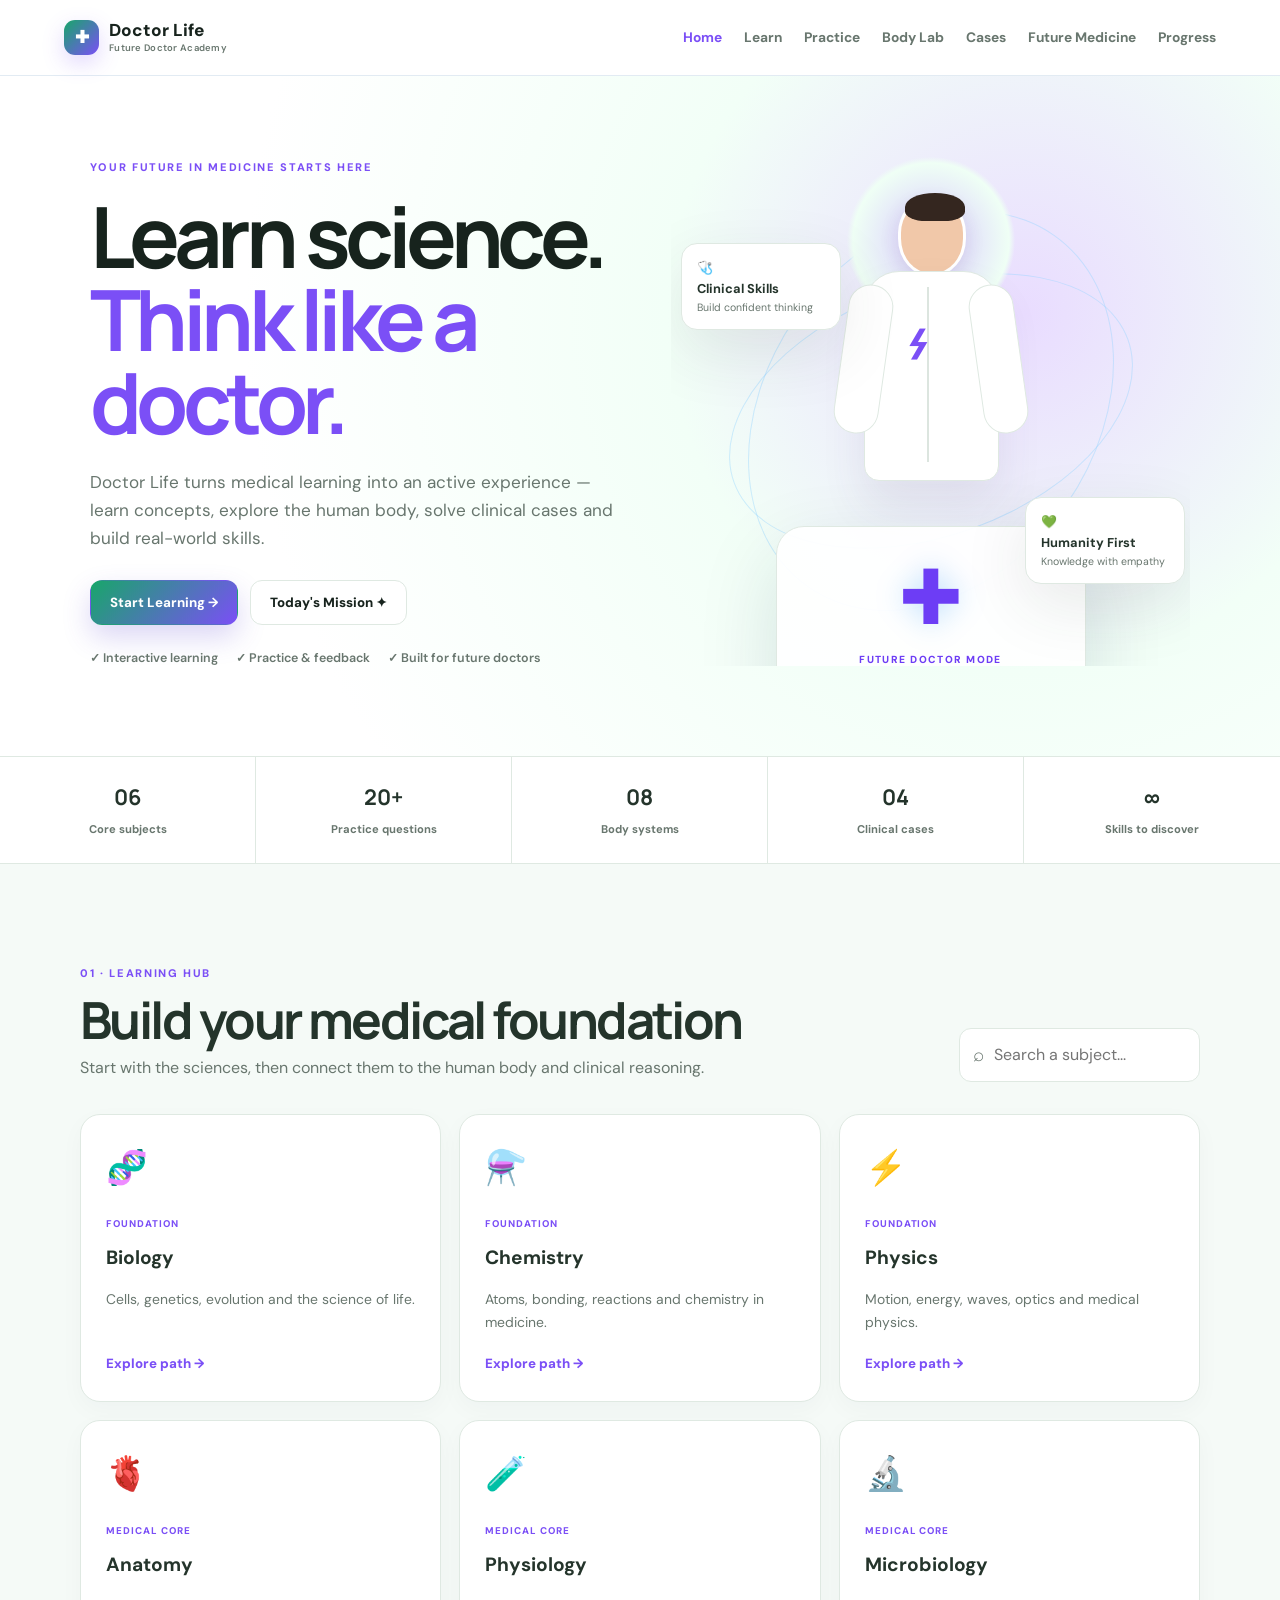
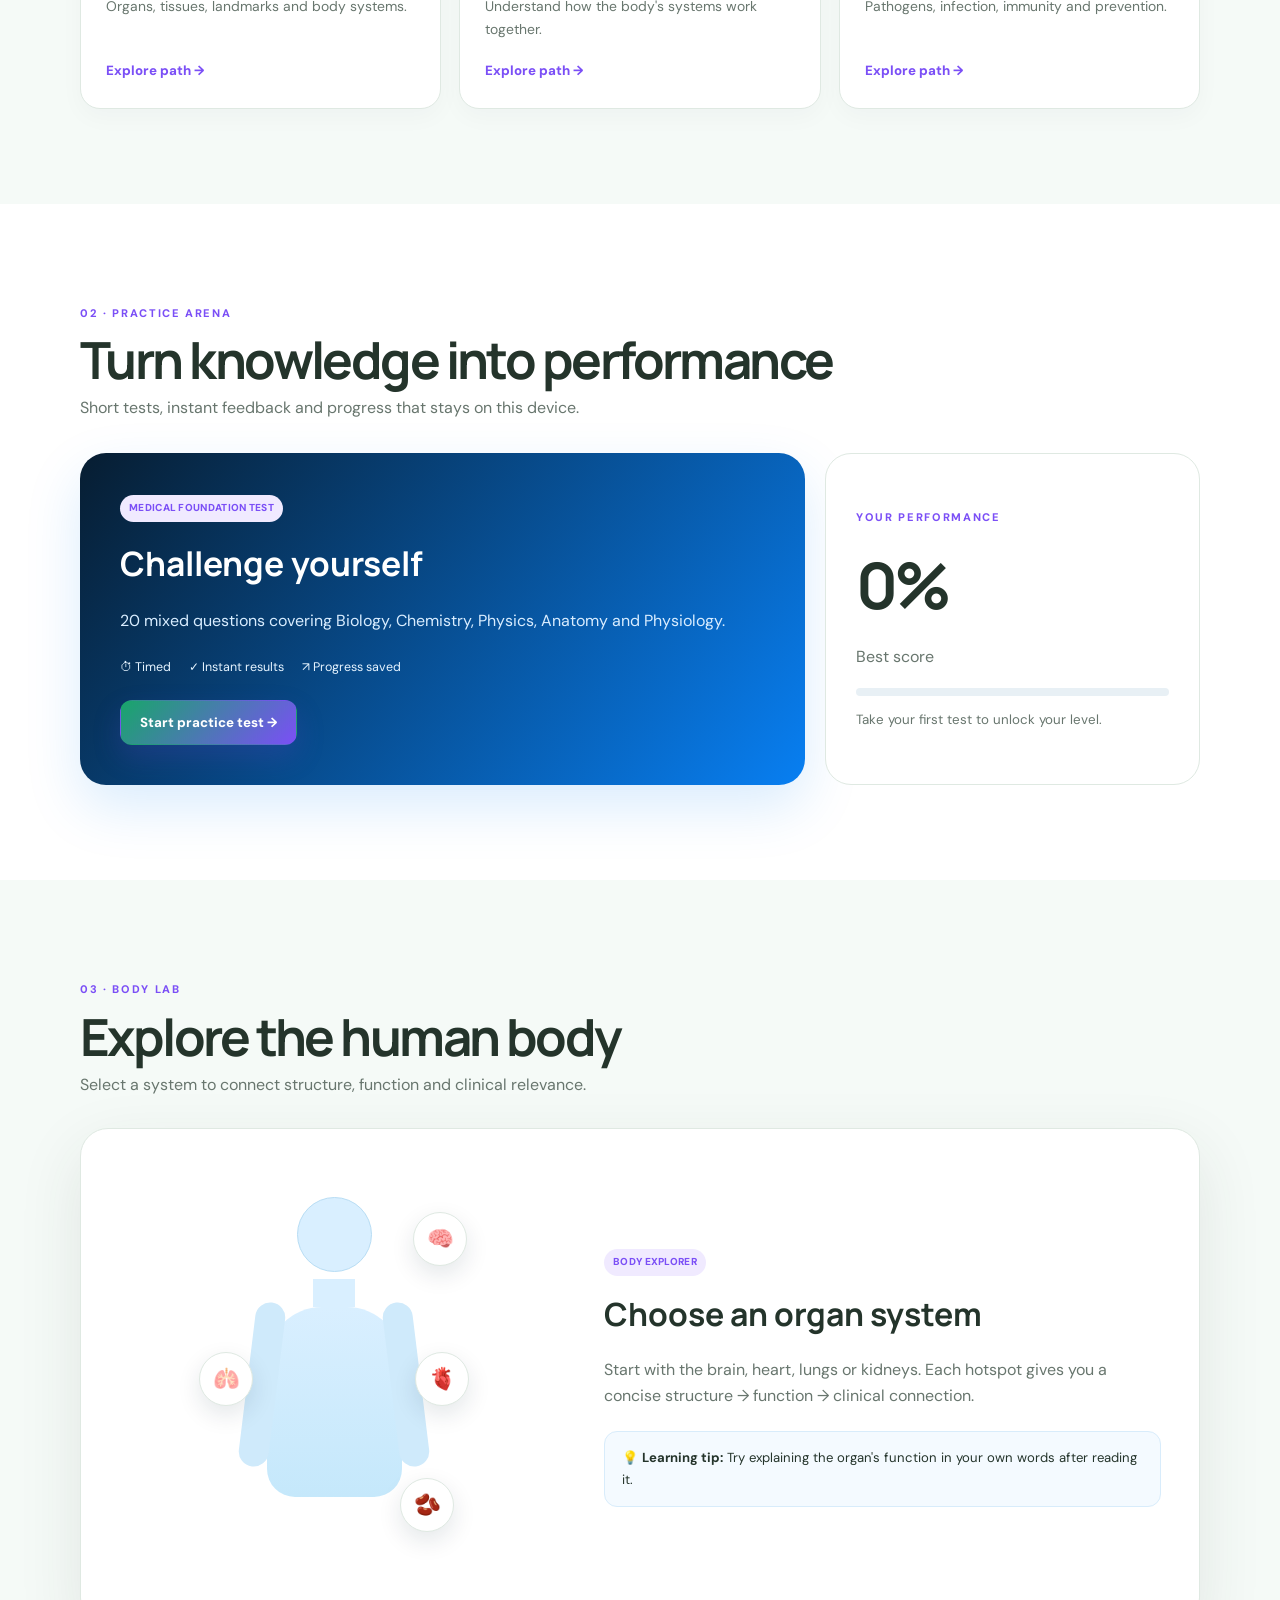
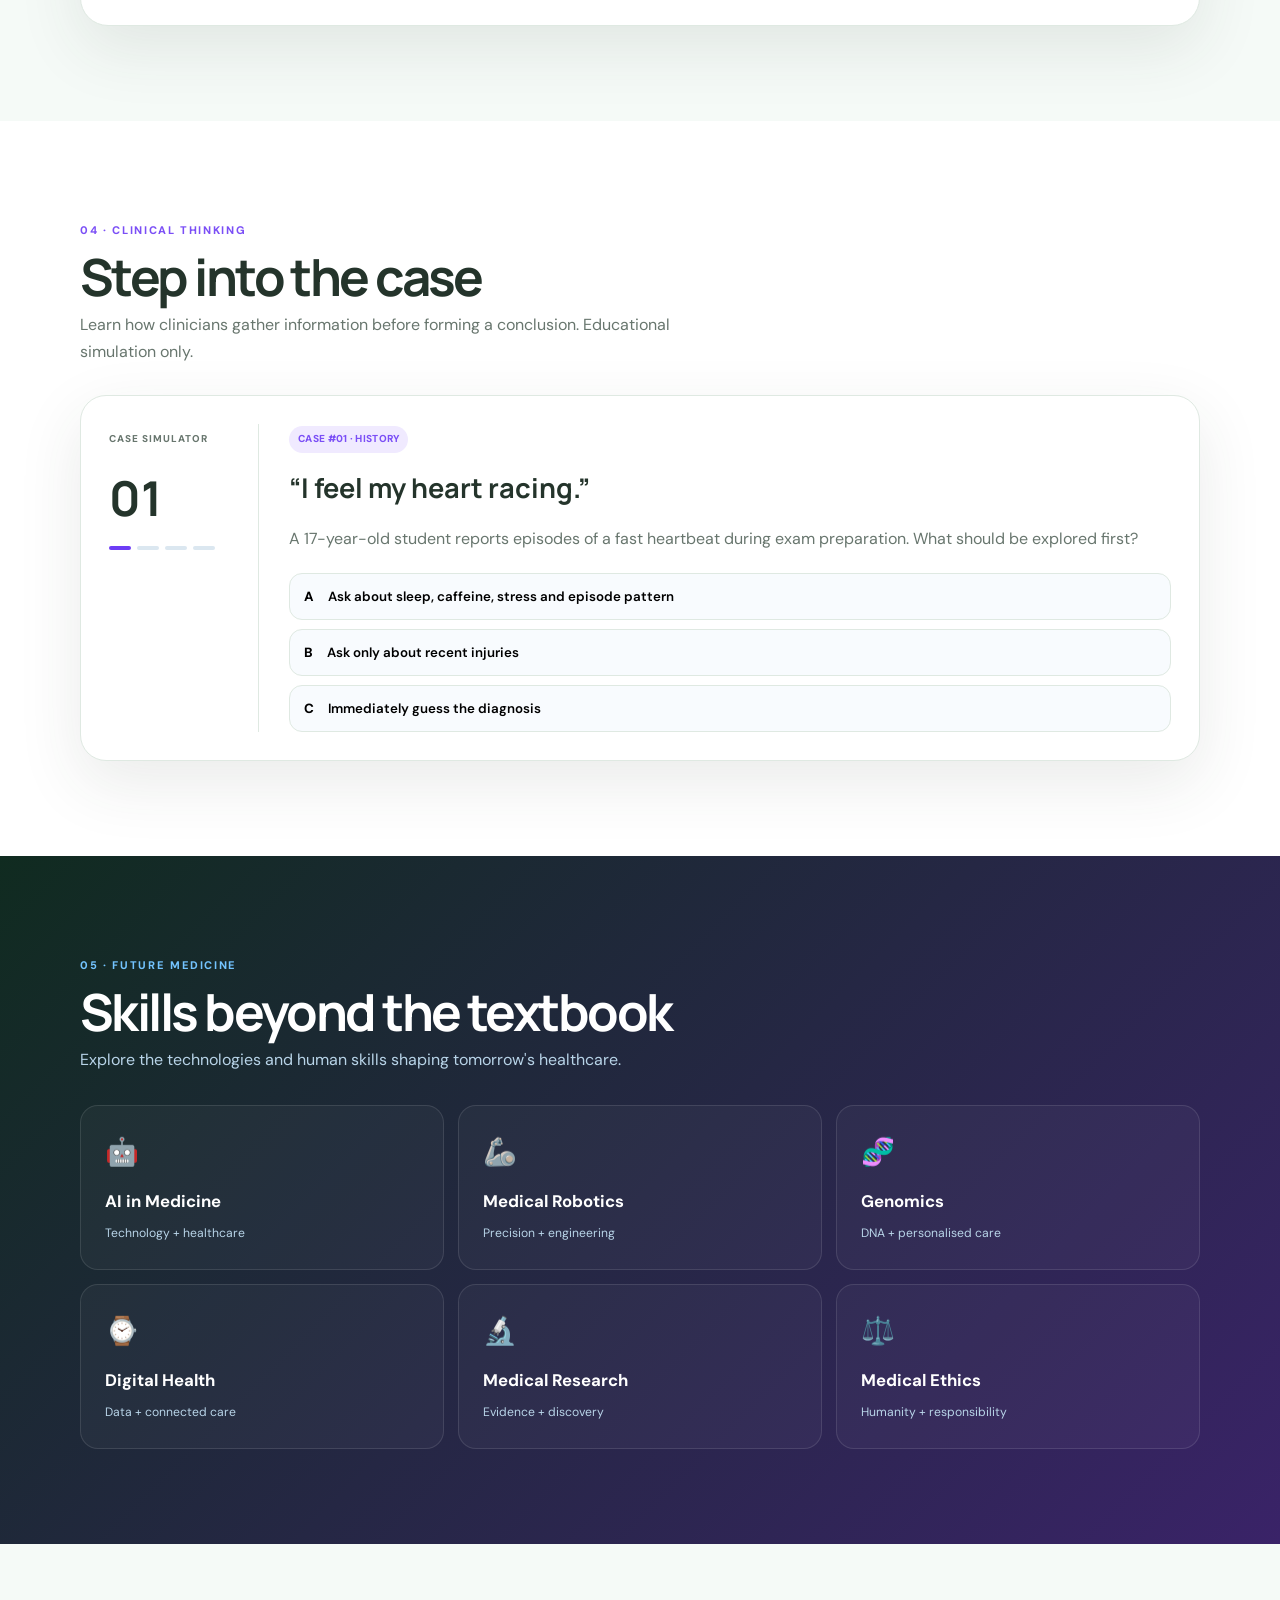
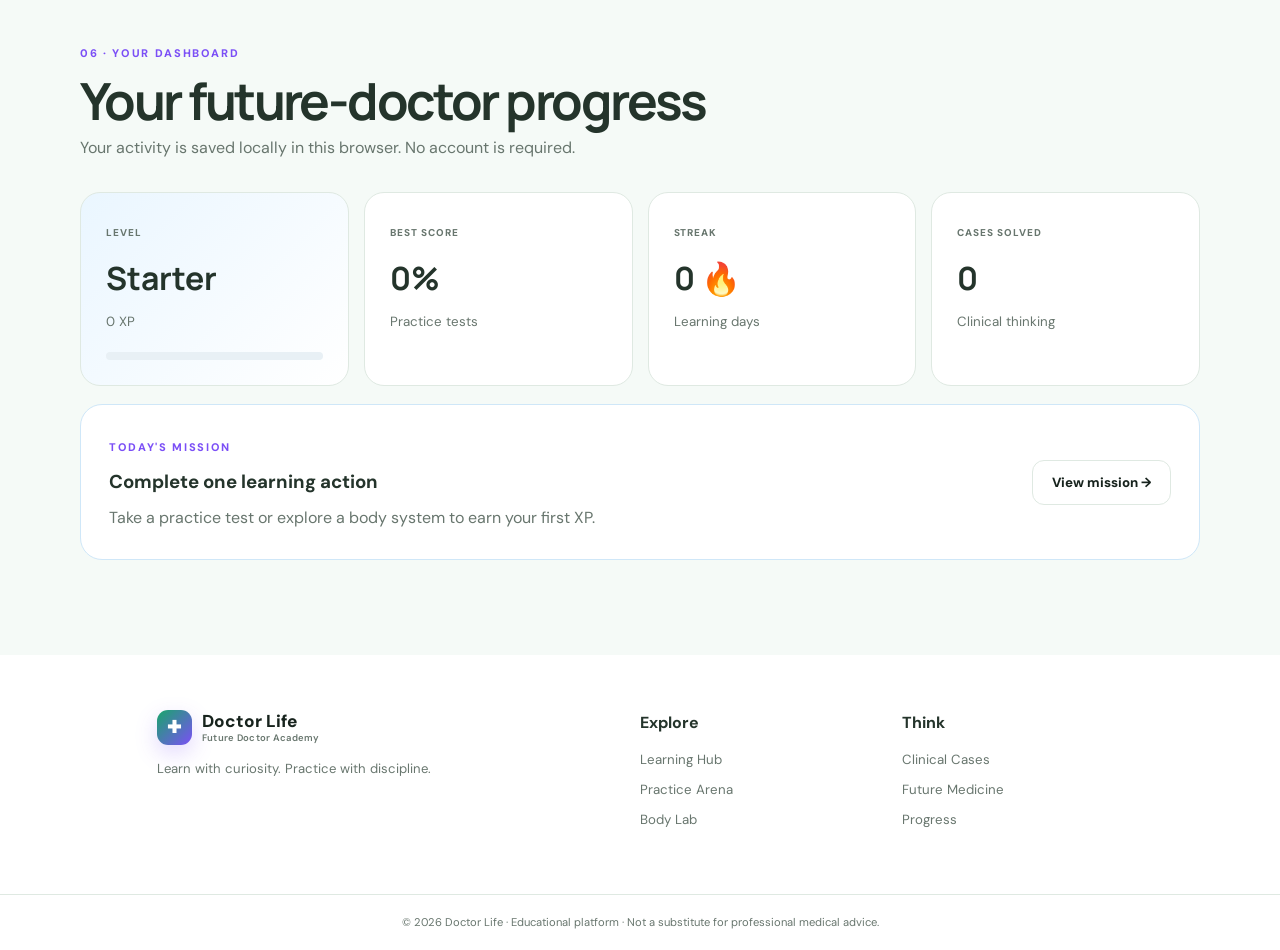
<file: index.html>
<!doctype html>
<html lang="en">
<head>
<meta charset="UTF-8">
<meta name="viewport" content="width=device-width,initial-scale=1">
<meta name="description" content="Doctor Life — an interactive future-doctor learning platform for science, anatomy, clinical thinking and medical skills.">
<meta name="theme-color" content="#087ff2">
<title>Doctor Life | Future Doctor Academy</title>
<link rel="preconnect" href="https://fonts.googleapis.com">
<link rel="preconnect" href="https://fonts.gstatic.com" crossorigin>
<link href="https://fonts.googleapis.com/css2?family=DM+Sans:wght@400;500;600;700&family=Manrope:wght@700;800&display=swap" rel="stylesheet">
<link rel="stylesheet" href="styles.css">
</head>
<body>
<div class="progress-line" id="scrollProgress"></div>
<header class="site-header">
  <a href="#home" class="brand"><span class="brand-mark">✚</span><span>Doctor Life<small>Future Doctor Academy</small></span></a>
  <nav id="mainNav"><a class="active" href="index.html">Home</a><a href="learn.html">Learn</a><a href="practice.html">Practice</a><a href="body.html">Body Lab</a><a href="cases.html">Cases</a><a href="future.html">Future Medicine</a><a href="progress.html">Progress</a></nav>
  <button class="menu-btn" onclick="toggleMenu()" aria-label="Open menu">☰</button>
</header>

<main>
<section id="home" class="hero">
  <div class="hero-copy">
    <span class="eyebrow">YOUR FUTURE IN MEDICINE STARTS HERE</span>
    <h1>Learn science.<br><span>Think like a doctor.</span></h1>
    <p>Doctor Life turns medical learning into an active experience — learn concepts, explore the human body, solve clinical cases and build real-world skills.</p>
    <div class="hero-actions"><button class="primary" onclick="location.hash='learn'">Start Learning <b>→</b></button><button class="secondary" onclick="dailyMission()">Today's Mission <b>✦</b></button></div>
    <div class="trust-row"><span>✓ Interactive learning</span><span>✓ Practice & feedback</span><span>✓ Built for future doctors</span></div>
  </div>
  <div class="hero-visual doctor-scene">
    <div class="medical-orbit orbit-a"></div><div class="medical-orbit orbit-b"></div>
    <div class="doctor-figure" aria-label="Animated doctor illustration">
      <div class="doctor-halo"></div><div class="doctor-head"></div><div class="doctor-body"><span class="stethoscope">⌁</span></div><div class="doctor-coat-left"></div><div class="doctor-coat-right"></div>
    </div>
    <div class="hero-card doctor-card">
      <div class="pulse">✚</div><span class="mini-label">FUTURE DOCTOR MODE</span><h3>Learn · Practice · Think</h3><p>Your medical journey, one skill at a time.</p>
      <div class="mini-stats"><div><strong id="heroXp">0</strong><small>XP earned</small></div><div><strong id="heroStreak">0</strong><small>day streak</small></div><div><strong id="heroBest">0%</strong><small>best score</small></div></div>
    </div>
    <div class="floating-card float-top">🩺 <b>Clinical Skills</b><small>Build confident thinking</small></div>
    <div class="floating-card float-bottom">💚 <b>Humanity First</b><small>Knowledge with empathy</small></div>
  </div>
</section>

<section class="quick-strip"><div class="quick-item"><strong>06</strong><span>Core subjects</span></div><div class="quick-item"><strong>20+</strong><span>Practice questions</span></div><div class="quick-item"><strong>08</strong><span>Body systems</span></div><div class="quick-item"><strong>04</strong><span>Clinical cases</span></div><div class="quick-item"><strong>∞</strong><span>Skills to discover</span></div></section>

<section id="learn" class="section light">
<div class="wrap"><div class="section-heading"><div><span class="eyebrow">01 · LEARNING HUB</span><h2>Build your medical foundation</h2><p>Start with the sciences, then connect them to the human body and clinical reasoning.</p></div><div class="search-box"><span>⌕</span><input id="subjectSearch" oninput="filterSubjects()" placeholder="Search a subject..." aria-label="Search subjects"></div></div>
<div id="subjectGrid" class="grid">
<article class="card subject-card" data-subject="Biology" onclick="openSubject('Biology')"><div class="icon">🧬</div><span class="card-tag">FOUNDATION</span><h3>Biology</h3><p>Cells, genetics, evolution and the science of life.</p><button class="link">Explore path →</button></article>
<article class="card subject-card" data-subject="Chemistry" onclick="openSubject('Chemistry')"><div class="icon">⚗️</div><span class="card-tag">FOUNDATION</span><h3>Chemistry</h3><p>Atoms, bonding, reactions and chemistry in medicine.</p><button class="link">Explore path →</button></article>
<article class="card subject-card" data-subject="Physics" onclick="openSubject('Physics')"><div class="icon">⚡</div><span class="card-tag">FOUNDATION</span><h3>Physics</h3><p>Motion, energy, waves, optics and medical physics.</p><button class="link">Explore path →</button></article>
<article class="card subject-card" data-subject="Anatomy" onclick="openSubject('Anatomy')"><div class="icon">🫀</div><span class="card-tag">MEDICAL CORE</span><h3>Anatomy</h3><p>Organs, tissues, landmarks and body systems.</p><button class="link">Explore path →</button></article>
<article class="card subject-card" data-subject="Physiology" onclick="openSubject('Physiology')"><div class="icon">🧪</div><span class="card-tag">MEDICAL CORE</span><h3>Physiology</h3><p>Understand how the body's systems work together.</p><button class="link">Explore path →</button></article>
<article class="card subject-card" data-subject="Microbiology" onclick="openSubject('Microbiology')"><div class="icon">🔬</div><span class="card-tag">MEDICAL CORE</span><h3>Microbiology</h3><p>Pathogens, infection, immunity and prevention.</p><button class="link">Explore path →</button></article>
</div></div>
</section>

<section id="practice" class="section">
<div class="wrap"><div class="section-heading"><div><span class="eyebrow">02 · PRACTICE ARENA</span><h2>Turn knowledge into performance</h2><p>Short tests, instant feedback and progress that stays on this device.</p></div></div>
<div class="practice-grid"><div class="practice-main"><span class="pill dark-pill">MEDICAL FOUNDATION TEST</span><h3>Challenge yourself</h3><p>20 mixed questions covering Biology, Chemistry, Physics, Anatomy and Physiology.</p><div class="feature-row"><span>⏱ Timed</span><span>✓ Instant results</span><span>↗ Progress saved</span></div><button class="primary" onclick="startQuiz()">Start practice test →</button></div>
<div class="performance-card"><span class="eyebrow">YOUR PERFORMANCE</span><strong id="practiceBest">0%</strong><span>Best score</span><div class="bar"><i id="scoreBar"></i></div><small id="performanceText">Take your first test to unlock your level.</small></div></div></div>
</section>

<section id="body" class="section light">
<div class="wrap"><span class="eyebrow">03 · BODY LAB</span><h2>Explore the human body</h2><p class="section-lead">Select a system to connect structure, function and clinical relevance.</p>
<div class="body-lab">
<div class="body-map"><div class="body-silhouette"><div class="body-head"></div><div class="body-neck"></div><div class="body-torso"></div><div class="body-arm left"></div><div class="body-arm right"></div></div>
<button class="body-hotspot hs-brain" onclick="bodyFact('Brain')">🧠</button><button class="body-hotspot hs-heart" onclick="bodyFact('Heart')">🫀</button><button class="body-hotspot hs-lungs" onclick="bodyFact('Lungs')">🫁</button><button class="body-hotspot hs-kidney" onclick="bodyFact('Kidneys')">🫘</button></div>
<div id="bodyInfo" class="body-info"><span class="pill">BODY EXPLORER</span><h3>Choose an organ system</h3><p>Start with the brain, heart, lungs or kidneys. Each hotspot gives you a concise structure → function → clinical connection.</p><div class="info-hint">💡 <b>Learning tip:</b> Try explaining the organ's function in your own words after reading it.</div></div>
</div></div>
</section>

<section id="cases" class="section">
<div class="wrap"><span class="eyebrow">04 · CLINICAL THINKING</span><h2>Step into the case</h2><p class="section-lead">Learn how clinicians gather information before forming a conclusion. Educational simulation only.</p>
<div class="case-shell"><div class="case-progress"><span>CASE SIMULATOR</span><b id="caseNumber">01</b><div class="case-dots"><i class="active"></i><i></i><i></i><i></i></div></div>
<div id="caseContent"><span class="pill">CASE #01 · HISTORY</span><h3>“I feel my heart racing.”</h3><p>A 17-year-old student reports episodes of a fast heartbeat during exam preparation. What should be explored first?</p><div class="case-options"><button onclick="caseAnswer(0)">A <span>Ask about sleep, caffeine, stress and episode pattern</span></button><button onclick="caseAnswer(1)">B <span>Ask only about recent injuries</span></button><button onclick="caseAnswer(2)">C <span>Immediately guess the diagnosis</span></button></div><div id="caseResult"></div></div></div>
</div>
</section>

<section id="future" class="section future-section">
<div class="wrap"><div class="section-heading"><div><span class="eyebrow">05 · FUTURE MEDICINE</span><h2>Skills beyond the textbook</h2><p>Explore the technologies and human skills shaping tomorrow's healthcare.</p></div></div>
<div class="future-grid">
<article onclick="futureSkill('AI in Medicine','Learn how artificial intelligence supports medical imaging, research and clinical workflows — while keeping humans responsible for decisions.')">🤖<b>AI in Medicine</b><span>Technology + healthcare</span></article>
<article onclick="futureSkill('Medical Robotics','Discover how robotic systems can support precision, rehabilitation and minimally invasive procedures.')">🦾<b>Medical Robotics</b><span>Precision + engineering</span></article>
<article onclick="futureSkill('Genomics','Explore how DNA, genetic variation and personalised medicine are changing prevention and treatment.')">🧬<b>Genomics</b><span>DNA + personalised care</span></article>
<article onclick="futureSkill('Digital Health','Understand telemedicine, wearable sensors, health data and the future of connected care.')">⌚<b>Digital Health</b><span>Data + connected care</span></article>
<article onclick="futureSkill('Medical Research','Build the habits of a researcher: ask good questions, evaluate evidence and communicate findings.')">🔬<b>Medical Research</b><span>Evidence + discovery</span></article>
<article onclick="futureSkill('Medical Ethics','Learn why empathy, consent, privacy, fairness and responsible decisions matter in medicine.')">⚖️<b>Medical Ethics</b><span>Humanity + responsibility</span></article>
</div></div>
</section>

<section id="progress" class="section light">
<div class="wrap"><span class="eyebrow">06 · YOUR DASHBOARD</span><h2>Your future-doctor progress</h2><p class="section-lead">Your activity is saved locally in this browser. No account is required.</p>
<div class="dashboard-grid">
<div class="dashboard-card highlight"><span>LEVEL</span><strong id="level">Starter</strong><small id="xpLabel">0 XP</small><div class="xp-track"><i id="xpBar"></i></div></div>
<div class="dashboard-card"><span>BEST SCORE</span><strong id="best2">0%</strong><small>Practice tests</small></div>
<div class="dashboard-card"><span>STREAK</span><strong id="streak2">0 🔥</strong><small>Learning days</small></div>
<div class="dashboard-card"><span>CASES SOLVED</span><strong id="casesSolved">0</strong><small>Clinical thinking</small></div>
</div>
<div class="mission-card"><div><span class="eyebrow">TODAY'S MISSION</span><h3>Complete one learning action</h3><p id="missionText">Take a practice test or explore a body system to earn your first XP.</p></div><button class="secondary" onclick="dailyMission()">View mission →</button></div>
</div>
</section>
</main>

<footer><div class="footer-inner"><div><a class="brand" href="#home"><span class="brand-mark">✚</span><span>Doctor Life<small>Future Doctor Academy</small></span></a><p>Learn with curiosity. Practice with discipline.</p></div><div><b>Explore</b><a href="learn.html">Learning Hub</a><a href="practice.html">Practice Arena</a><a href="body.html">Body Lab</a></div><div><b>Think</b><a href="cases.html">Clinical Cases</a><a href="future.html">Future Medicine</a><a href="progress.html">Progress</a></div></div><div class="footer-bottom">© 2026 Doctor Life · Educational platform · Not a substitute for professional medical advice.</div></footer>

<div id="modal" hidden><div class="modal-backdrop" onclick="closeModal()"></div><div class="modal" role="dialog" aria-modal="true"><button class="close" onclick="closeModal()" aria-label="Close">×</button><div id="modalContent"></div></div></div>
<div id="toast" class="toast"></div>
<script src="script.js"></script>
</body>
</html>
</file>
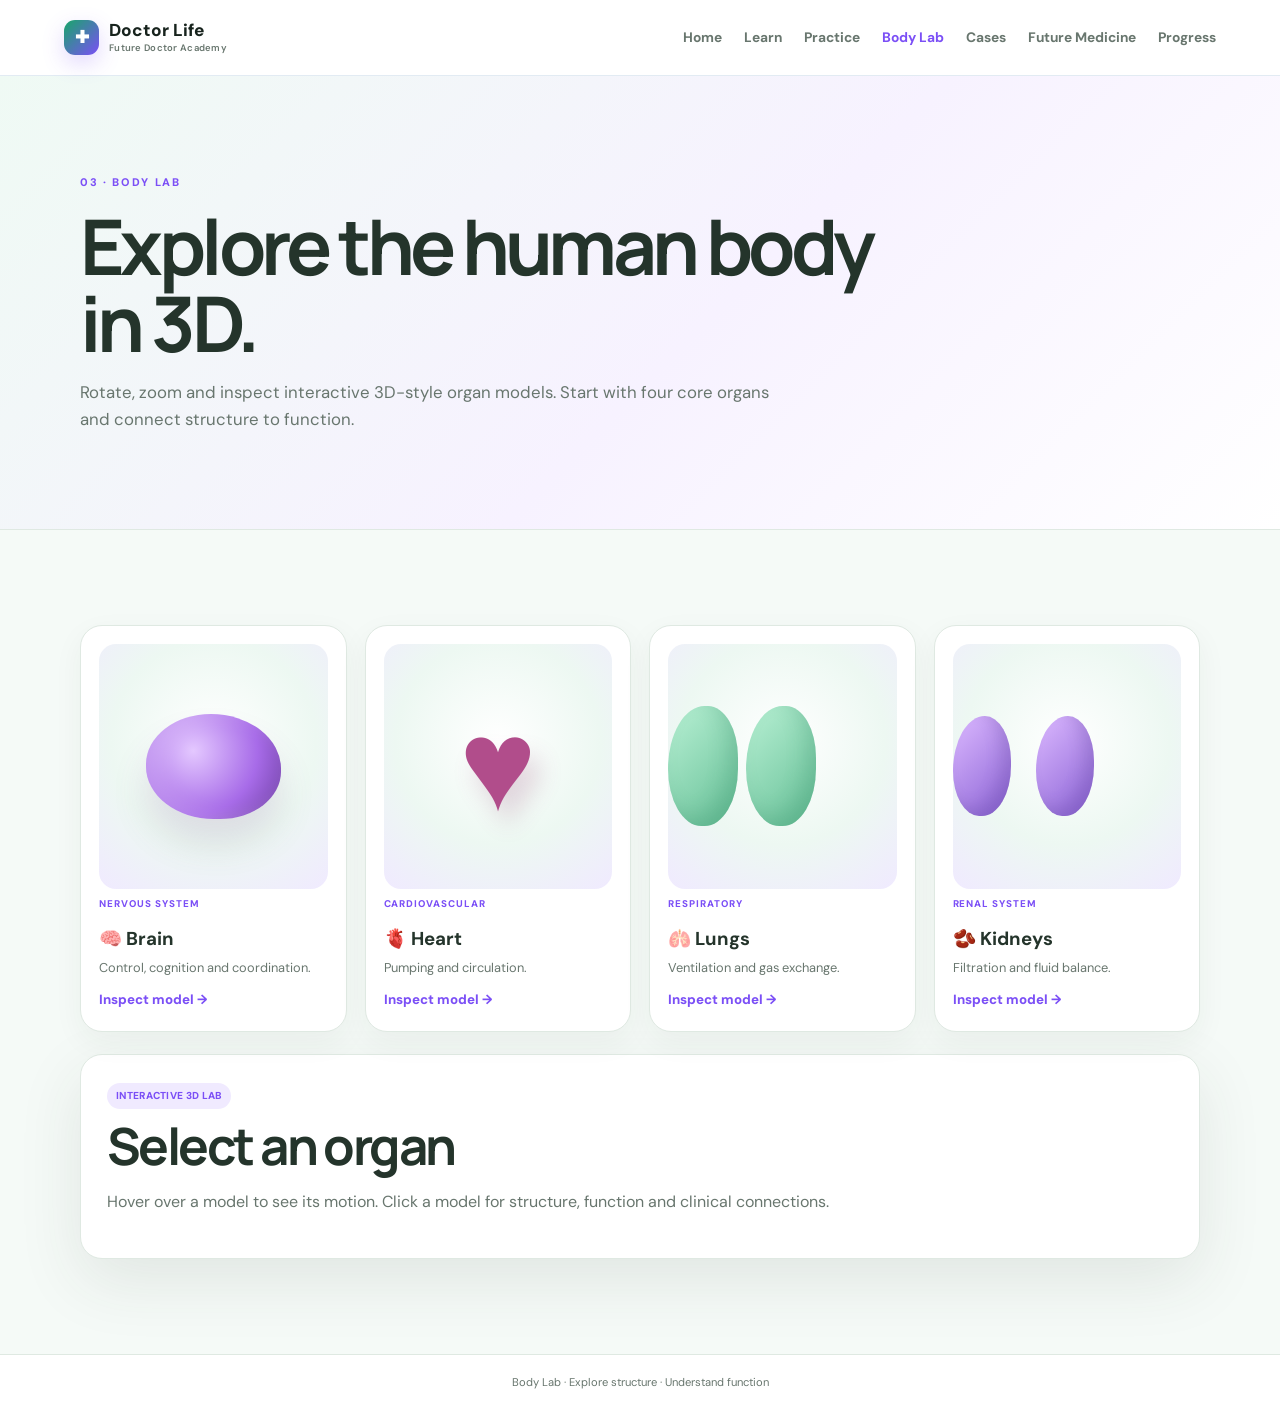
<file: body.html>
<!doctype html><html lang="en"><head><meta charset="UTF-8"><meta name="viewport" content="width=device-width,initial-scale=1"><title>Body Lab | Doctor Life</title><link rel="preconnect" href="https://fonts.googleapis.com"><link rel="preconnect" href="https://fonts.gstatic.com" crossorigin><link href="https://fonts.googleapis.com/css2?family=DM+Sans:wght@400;500;600;700&family=Manrope:wght@700;800&display=swap" rel="stylesheet"><link rel="stylesheet" href="styles.css"></head><body><header class="site-header"><a href="index.html" class="brand"><span class="brand-mark">✚</span><span>Doctor Life<small>Future Doctor Academy</small></span></a><nav><a href="index.html">Home</a><a href="learn.html">Learn</a><a href="practice.html">Practice</a><a class="active" href="body.html">Body Lab</a><a href="cases.html">Cases</a><a href="future.html">Future Medicine</a><a href="progress.html">Progress</a></nav><button class="menu-btn" onclick="toggleMenu()">☰</button></header><main><section class="page-hero"><div class="wrap"><span class="eyebrow">03 · BODY LAB</span><h1>Explore the human body in 3D.</h1><p>Rotate, zoom and inspect interactive 3D-style organ models. Start with four core organs and connect structure to function.</p></div></section><section class="section light"><div class="wrap"><div class="model-grid"><article class="model-card" onclick="selectModel('Brain')"><div class="model-stage brain-model"><div class="organ brain-shape"></div></div><span class="card-tag">NERVOUS SYSTEM</span><h3>🧠 Brain</h3><p>Control, cognition and coordination.</p><button class="link">Inspect model →</button></article><article class="model-card" onclick="selectModel('Heart')"><div class="model-stage heart-model"><div class="organ heart-shape">♥</div></div><span class="card-tag">CARDIOVASCULAR</span><h3>🫀 Heart</h3><p>Pumping and circulation.</p><button class="link">Inspect model →</button></article><article class="model-card" onclick="selectModel('Lungs')"><div class="model-stage lungs-model"><div class="lung l1"></div><div class="lung l2"></div></div><span class="card-tag">RESPIRATORY</span><h3>🫁 Lungs</h3><p>Ventilation and gas exchange.</p><button class="link">Inspect model →</button></article><article class="model-card" onclick="selectModel('Kidneys')"><div class="model-stage kidney-model"><div class="kidney k1"></div><div class="kidney k2"></div></div><span class="card-tag">RENAL SYSTEM</span><h3>🫘 Kidneys</h3><p>Filtration and fluid balance.</p><button class="link">Inspect model →</button></article></div><div id="modelInfo" class="model-info"><span class="pill">INTERACTIVE 3D LAB</span><h2>Select an organ</h2><p>Hover over a model to see its motion. Click a model for structure, function and clinical connections.</p></div></div></section></main><footer><div class="footer-bottom">Body Lab · Explore structure · Understand function</div></footer><div id="toast" class="toast"></div><script src="script.js"></script></body></html>
</file>
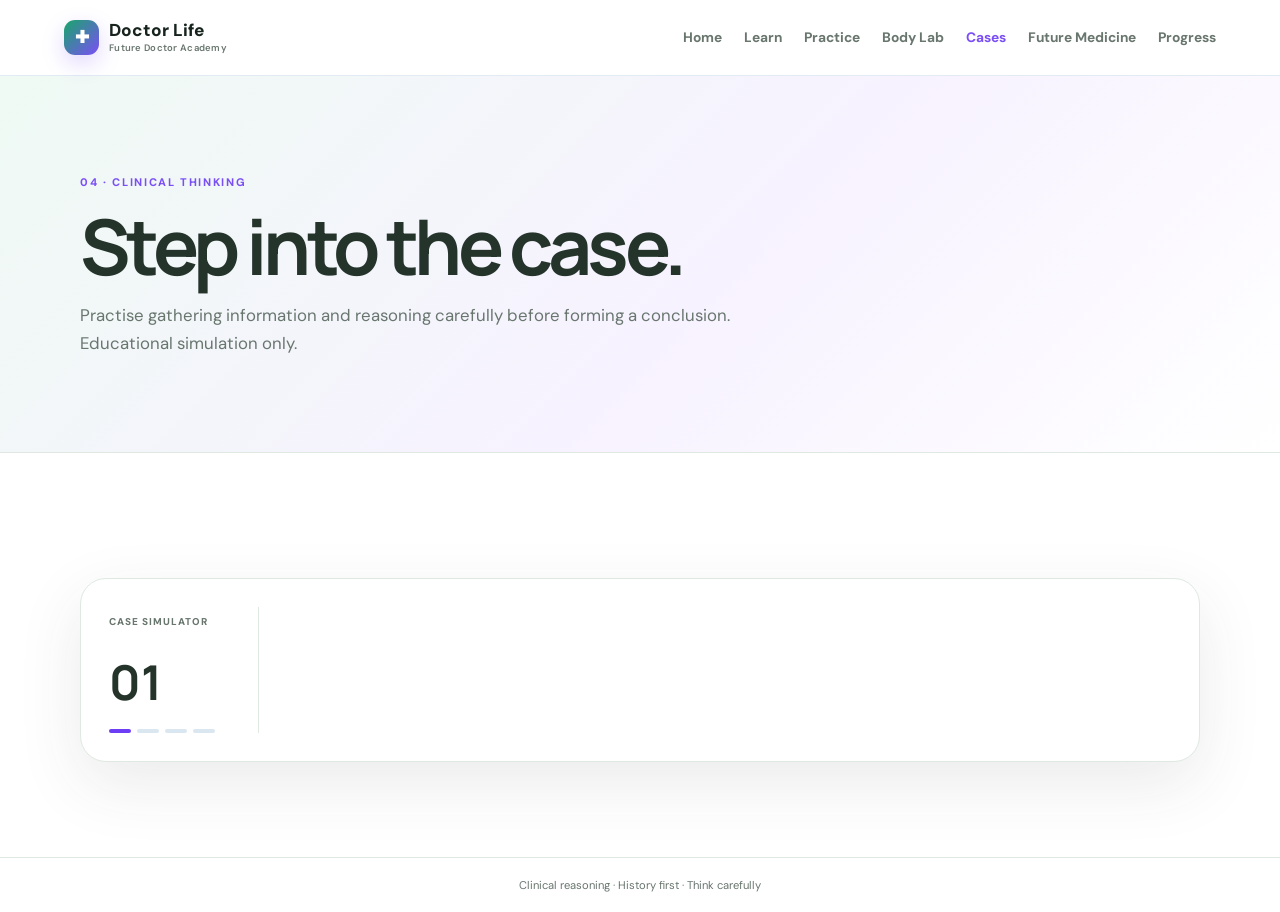
<file: cases.html>
<!doctype html><html lang="en"><head><meta charset="UTF-8"><meta name="viewport" content="width=device-width,initial-scale=1"><title>Clinical Cases | Doctor Life</title><link rel="preconnect" href="https://fonts.googleapis.com"><link rel="preconnect" href="https://fonts.gstatic.com" crossorigin><link href="https://fonts.googleapis.com/css2?family=DM+Sans:wght@400;500;600;700&family=Manrope:wght@700;800&display=swap" rel="stylesheet"><link rel="stylesheet" href="styles.css"></head><body><header class="site-header"><a href="index.html" class="brand"><span class="brand-mark">✚</span><span>Doctor Life<small>Future Doctor Academy</small></span></a><nav><a href="index.html">Home</a><a href="learn.html">Learn</a><a href="practice.html">Practice</a><a href="body.html">Body Lab</a><a class="active" href="cases.html">Cases</a><a href="future.html">Future Medicine</a><a href="progress.html">Progress</a></nav><button class="menu-btn" onclick="toggleMenu()">☰</button></header><main><section class="page-hero"><div class="wrap"><span class="eyebrow">04 · CLINICAL THINKING</span><h1>Step into the case.</h1><p>Practise gathering information and reasoning carefully before forming a conclusion. Educational simulation only.</p></div></section><section class="section"><div class="wrap"><div class="case-shell"><div class="case-progress"><span>CASE SIMULATOR</span><b id="caseNumber">01</b><div class="case-dots"><i class="active"></i><i></i><i></i><i></i></div></div><div id="caseContent"></div></div></div></section></main><footer><div class="footer-bottom">Clinical reasoning · History first · Think carefully</div></footer><div id="toast" class="toast"></div><script src="script.js"></script></body></html>
</file>
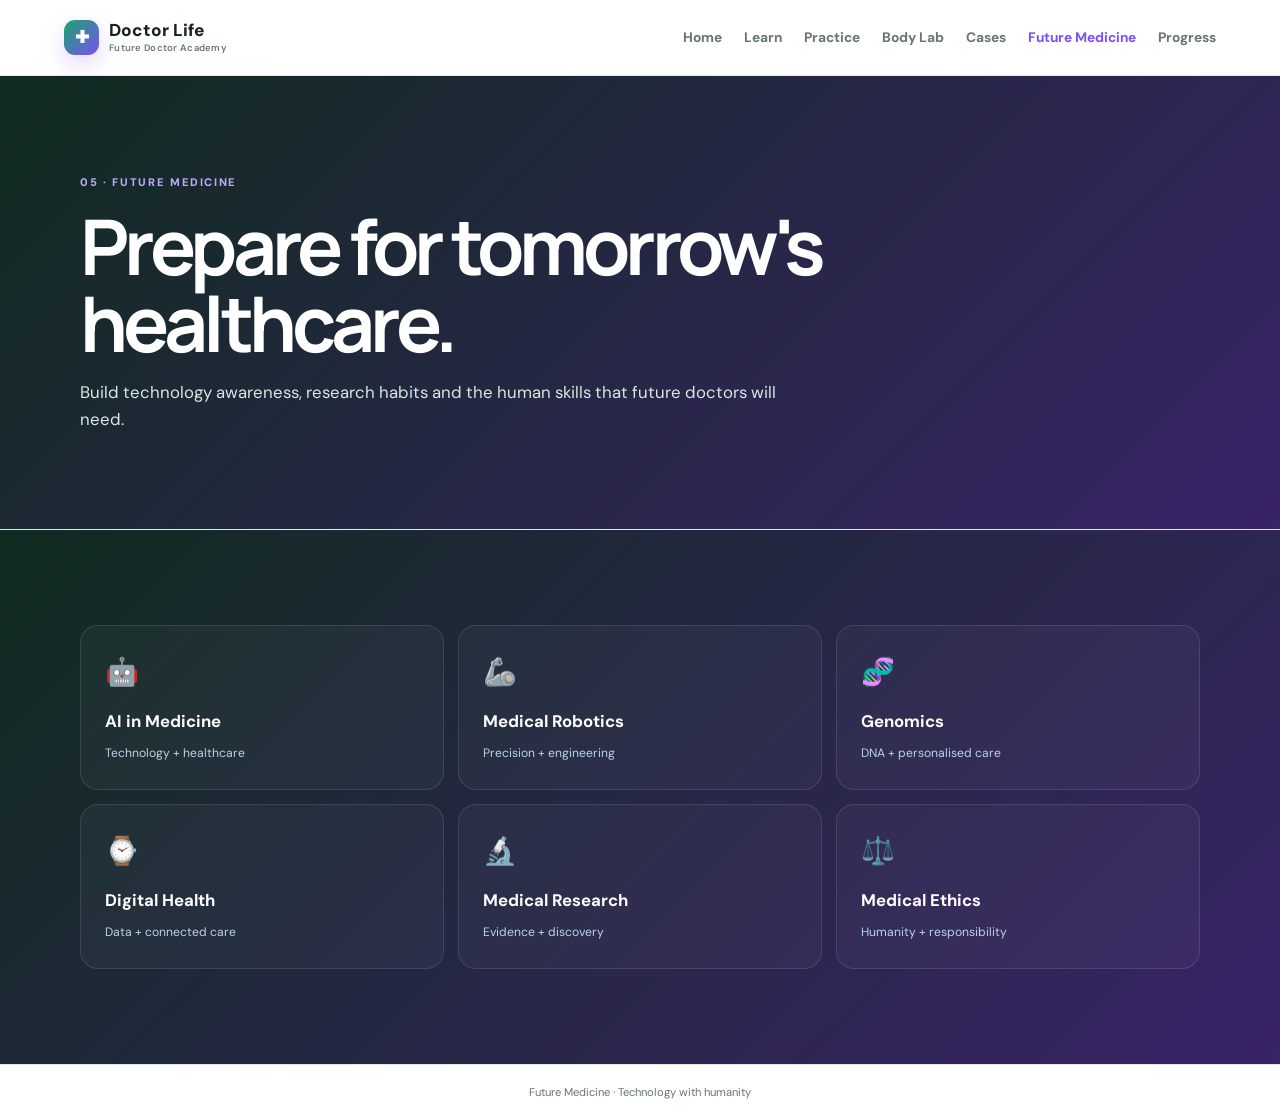
<file: future.html>
<!doctype html><html lang="en"><head><meta charset="UTF-8"><meta name="viewport" content="width=device-width,initial-scale=1"><title>Future Medicine | Doctor Life</title><link rel="preconnect" href="https://fonts.googleapis.com"><link rel="preconnect" href="https://fonts.gstatic.com" crossorigin><link href="https://fonts.googleapis.com/css2?family=DM+Sans:wght@400;500;600;700&family=Manrope:wght@700;800&display=swap" rel="stylesheet"><link rel="stylesheet" href="styles.css"></head><body><header class="site-header"><a href="index.html" class="brand"><span class="brand-mark">✚</span><span>Doctor Life<small>Future Doctor Academy</small></span></a><nav><a href="index.html">Home</a><a href="learn.html">Learn</a><a href="practice.html">Practice</a><a href="body.html">Body Lab</a><a href="cases.html">Cases</a><a class="active" href="future.html">Future Medicine</a><a href="progress.html">Progress</a></nav><button class="menu-btn" onclick="toggleMenu()">☰</button></header><main><section class="page-hero dark-page"><div class="wrap"><span class="eyebrow">05 · FUTURE MEDICINE</span><h1>Prepare for tomorrow's healthcare.</h1><p>Build technology awareness, research habits and the human skills that future doctors will need.</p></div></section><section class="section future-section"><div class="wrap"><div class="future-grid"><article onclick="futureSkill('AI in Medicine','Learn how artificial intelligence supports medical imaging, research and clinical workflows — while humans remain responsible for decisions.')">🤖<b>AI in Medicine</b><span>Technology + healthcare</span></article><article onclick="futureSkill('Medical Robotics','Discover how robotic systems can support precision, rehabilitation and minimally invasive procedures.')">🦾<b>Medical Robotics</b><span>Precision + engineering</span></article><article onclick="futureSkill('Genomics','Explore DNA, genetic variation and personalised medicine.')">🧬<b>Genomics</b><span>DNA + personalised care</span></article><article onclick="futureSkill('Digital Health','Understand telemedicine, wearable sensors, health data and connected care.')">⌚<b>Digital Health</b><span>Data + connected care</span></article><article onclick="futureSkill('Medical Research','Build habits of asking questions, evaluating evidence and communicating findings.')">🔬<b>Medical Research</b><span>Evidence + discovery</span></article><article onclick="futureSkill('Medical Ethics','Learn why empathy, consent, privacy, fairness and responsibility matter.')">⚖️<b>Medical Ethics</b><span>Humanity + responsibility</span></article></div></div></section></main><footer><div class="footer-bottom">Future Medicine · Technology with humanity</div></footer><div id="modal" hidden><div class="modal-backdrop" onclick="closeModal()"></div><div class="modal"><button class="close" onclick="closeModal()">×</button><div id="modalContent"></div></div></div><div id="toast" class="toast"></div><script src="script.js"></script></body></html>
</file>
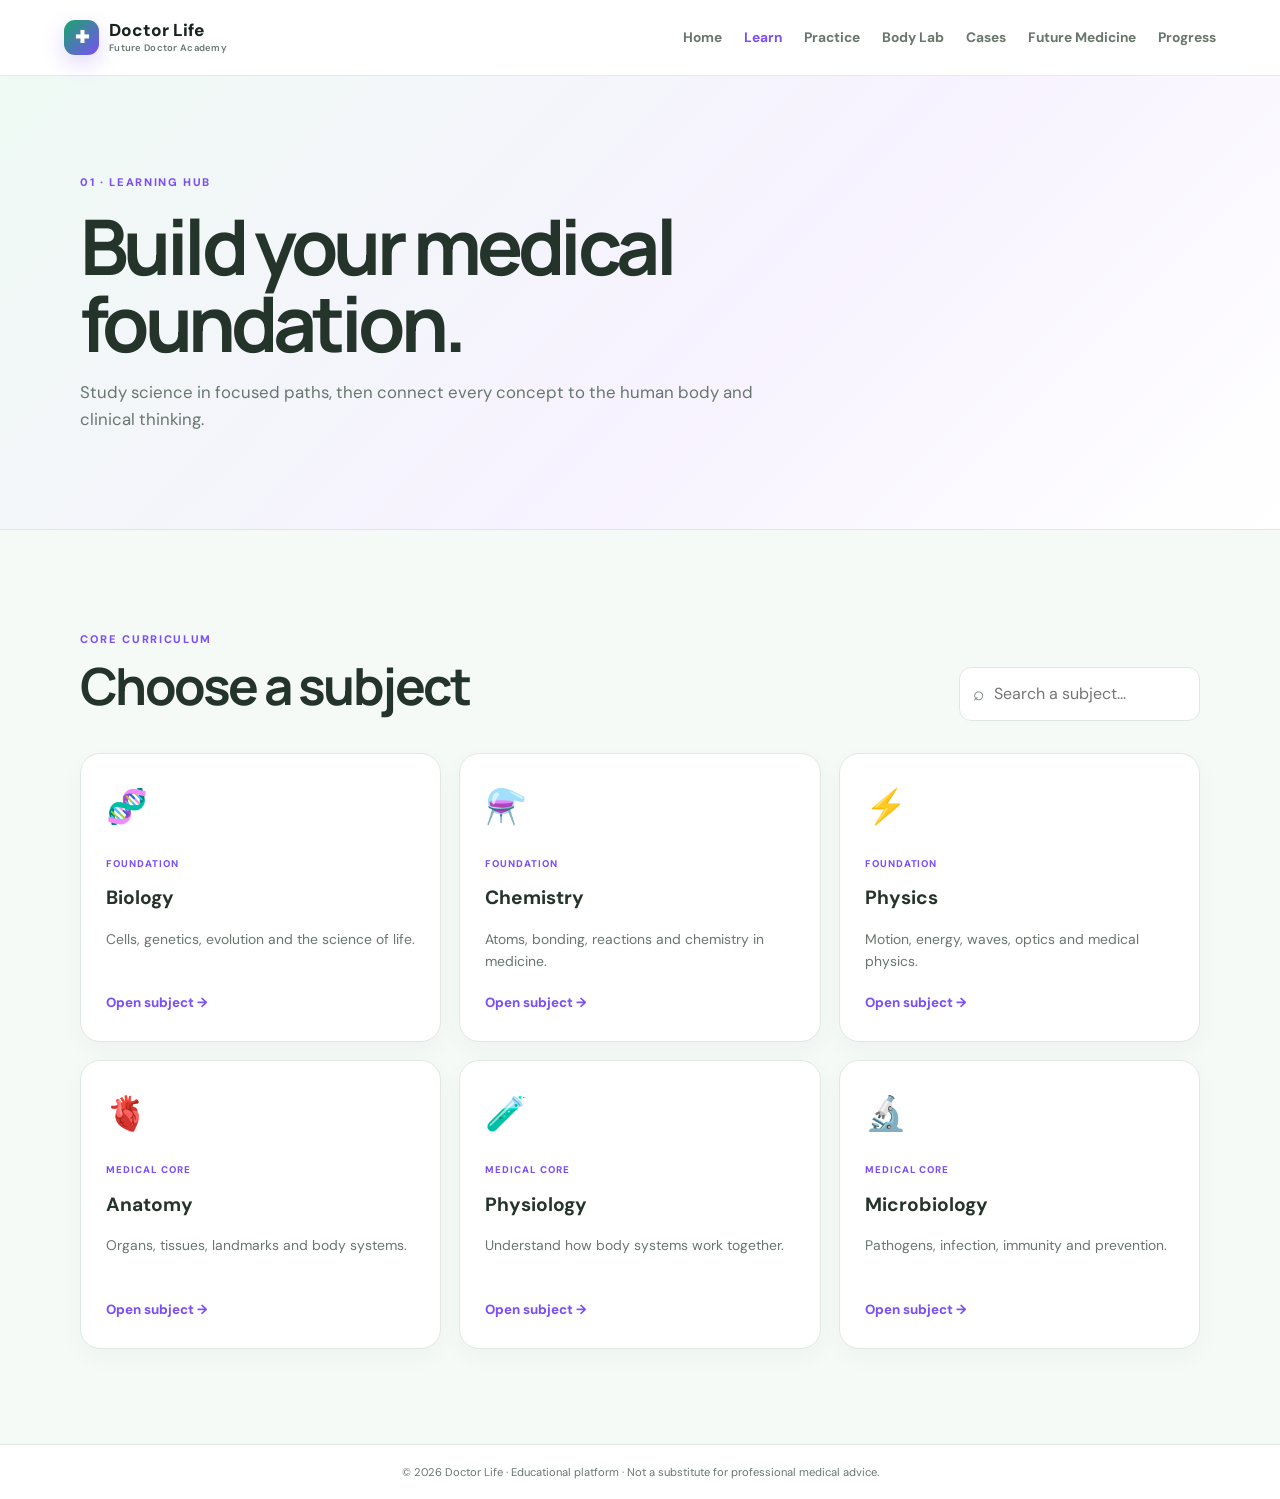
<file: learn.html>
<!doctype html><html lang="en"><head><meta charset="UTF-8"><meta name="viewport" content="width=device-width,initial-scale=1"><meta name="description" content="Doctor Life Learning Hub"><title>Learning Hub | Doctor Life</title><link rel="preconnect" href="https://fonts.googleapis.com"><link rel="preconnect" href="https://fonts.gstatic.com" crossorigin><link href="https://fonts.googleapis.com/css2?family=DM+Sans:wght@400;500;600;700&family=Manrope:wght@700;800&display=swap" rel="stylesheet"><link rel="stylesheet" href="styles.css"></head><body><header class="site-header"><a href="index.html" class="brand"><span class="brand-mark">✚</span><span>Doctor Life<small>Future Doctor Academy</small></span></a><nav><a href="index.html">Home</a><a class="active" href="learn.html">Learn</a><a href="practice.html">Practice</a><a href="body.html">Body Lab</a><a href="cases.html">Cases</a><a href="future.html">Future Medicine</a><a href="progress.html">Progress</a></nav><button class="menu-btn" onclick="toggleMenu()">☰</button></header><main><section class="page-hero"><div class="wrap"><span class="eyebrow">01 · LEARNING HUB</span><h1>Build your medical foundation.</h1><p>Study science in focused paths, then connect every concept to the human body and clinical thinking.</p></div></section><section class="section light"><div class="wrap"><div class="section-heading"><div><span class="eyebrow">CORE CURRICULUM</span><h2>Choose a subject</h2></div><div class="search-box"><span>⌕</span><input id="subjectSearch" oninput="filterSubjects()" placeholder="Search a subject..." aria-label="Search subjects"></div></div><div id="subjectGrid" class="grid"><article class="card subject-card" data-subject="Biology" onclick="openSubject('Biology')"><div class="icon">🧬</div><span class="card-tag">FOUNDATION</span><h3>Biology</h3><p>Cells, genetics, evolution and the science of life.</p><button class="link">Open subject →</button></article><article class="card subject-card" data-subject="Chemistry" onclick="openSubject('Chemistry')"><div class="icon">⚗️</div><span class="card-tag">FOUNDATION</span><h3>Chemistry</h3><p>Atoms, bonding, reactions and chemistry in medicine.</p><button class="link">Open subject →</button></article><article class="card subject-card" data-subject="Physics" onclick="openSubject('Physics')"><div class="icon">⚡</div><span class="card-tag">FOUNDATION</span><h3>Physics</h3><p>Motion, energy, waves, optics and medical physics.</p><button class="link">Open subject →</button></article><article class="card subject-card" data-subject="Anatomy" onclick="openSubject('Anatomy')"><div class="icon">🫀</div><span class="card-tag">MEDICAL CORE</span><h3>Anatomy</h3><p>Organs, tissues, landmarks and body systems.</p><button class="link">Open subject →</button></article><article class="card subject-card" data-subject="Physiology" onclick="openSubject('Physiology')"><div class="icon">🧪</div><span class="card-tag">MEDICAL CORE</span><h3>Physiology</h3><p>Understand how body systems work together.</p><button class="link">Open subject →</button></article><article class="card subject-card" data-subject="Microbiology" onclick="openSubject('Microbiology')"><div class="icon">🔬</div><span class="card-tag">MEDICAL CORE</span><h3>Microbiology</h3><p>Pathogens, infection, immunity and prevention.</p><button class="link">Open subject →</button></article></div></div></section></main><footer><div class="footer-bottom">© 2026 Doctor Life · Educational platform · Not a substitute for professional medical advice.</div></footer><div id="modal" hidden><div class="modal-backdrop" onclick="closeModal()"></div><div class="modal" role="dialog" aria-modal="true"><button class="close" onclick="closeModal()">×</button><div id="modalContent"></div></div></div><div id="toast" class="toast"></div><script src="script.js"></script></body></html>
</file>
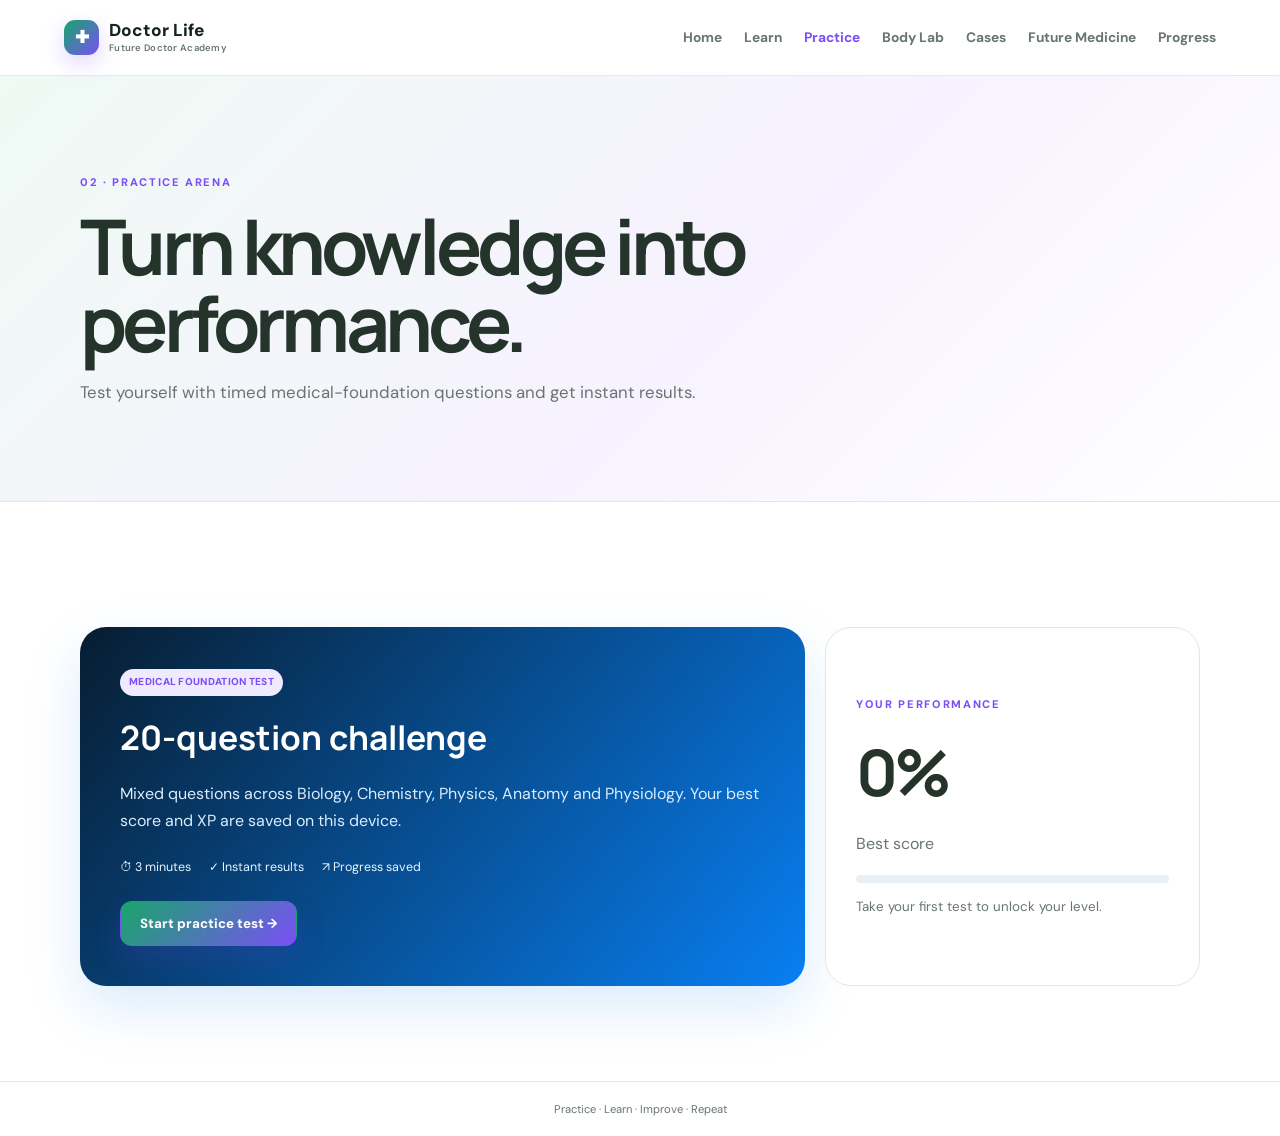
<file: practice.html>
<!doctype html><html lang="en"><head><meta charset="UTF-8"><meta name="viewport" content="width=device-width,initial-scale=1"><title>Practice Arena | Doctor Life</title><link rel="preconnect" href="https://fonts.googleapis.com"><link rel="preconnect" href="https://fonts.gstatic.com" crossorigin><link href="https://fonts.googleapis.com/css2?family=DM+Sans:wght@400;500;600;700&family=Manrope:wght@700;800&display=swap" rel="stylesheet"><link rel="stylesheet" href="styles.css"></head><body><header class="site-header"><a href="index.html" class="brand"><span class="brand-mark">✚</span><span>Doctor Life<small>Future Doctor Academy</small></span></a><nav><a href="index.html">Home</a><a href="learn.html">Learn</a><a class="active" href="practice.html">Practice</a><a href="body.html">Body Lab</a><a href="cases.html">Cases</a><a href="future.html">Future Medicine</a><a href="progress.html">Progress</a></nav><button class="menu-btn" onclick="toggleMenu()">☰</button></header><main><section class="page-hero"><div class="wrap"><span class="eyebrow">02 · PRACTICE ARENA</span><h1>Turn knowledge into performance.</h1><p>Test yourself with timed medical-foundation questions and get instant results.</p></div></section><section class="section"><div class="wrap"><div class="practice-grid"><div class="practice-main"><span class="pill dark-pill">MEDICAL FOUNDATION TEST</span><h3>20-question challenge</h3><p>Mixed questions across Biology, Chemistry, Physics, Anatomy and Physiology. Your best score and XP are saved on this device.</p><div class="feature-row"><span>⏱ 3 minutes</span><span>✓ Instant results</span><span>↗ Progress saved</span></div><button class="primary" onclick="startQuiz()">Start practice test →</button></div><div class="performance-card"><span class="eyebrow">YOUR PERFORMANCE</span><strong id="practiceBest">0%</strong><span>Best score</span><div class="bar"><i id="scoreBar"></i></div><small id="performanceText">Take your first test to unlock your level.</small></div></div></div></section></main><footer><div class="footer-bottom">Practice · Learn · Improve · Repeat</div></footer><div id="modal" hidden><div class="modal-backdrop" onclick="closeModal()"></div><div class="modal"><button class="close" onclick="closeModal()">×</button><div id="modalContent"></div></div></div><div id="toast" class="toast"></div><script src="script.js"></script></body></html>
</file>
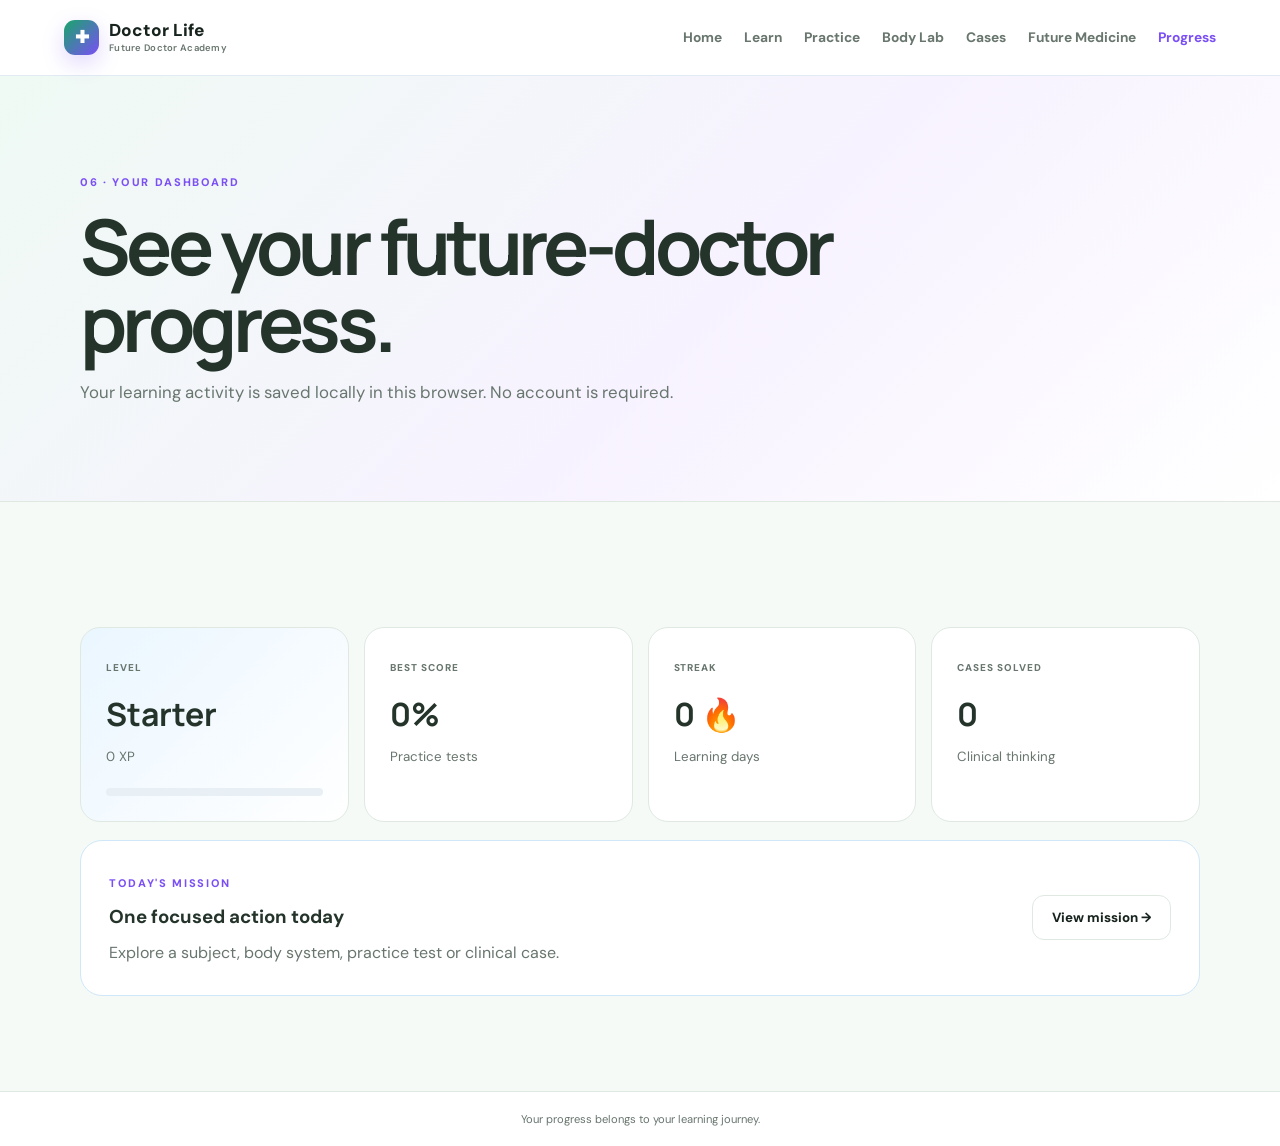
<file: progress.html>
<!doctype html><html lang="en"><head><meta charset="UTF-8"><meta name="viewport" content="width=device-width,initial-scale=1"><title>Progress | Doctor Life</title><link rel="preconnect" href="https://fonts.googleapis.com"><link rel="preconnect" href="https://fonts.gstatic.com" crossorigin><link href="https://fonts.googleapis.com/css2?family=DM+Sans:wght@400;500;600;700&family=Manrope:wght@700;800&display=swap" rel="stylesheet"><link rel="stylesheet" href="styles.css"></head><body><header class="site-header"><a href="index.html" class="brand"><span class="brand-mark">✚</span><span>Doctor Life<small>Future Doctor Academy</small></span></a><nav><a href="index.html">Home</a><a href="learn.html">Learn</a><a href="practice.html">Practice</a><a href="body.html">Body Lab</a><a href="cases.html">Cases</a><a href="future.html">Future Medicine</a><a class="active" href="progress.html">Progress</a></nav><button class="menu-btn" onclick="toggleMenu()">☰</button></header><main><section class="page-hero"><div class="wrap"><span class="eyebrow">06 · YOUR DASHBOARD</span><h1>See your future-doctor progress.</h1><p>Your learning activity is saved locally in this browser. No account is required.</p></div></section><section class="section light"><div class="wrap"><div class="dashboard-grid"><div class="dashboard-card highlight"><span>LEVEL</span><strong id="level">Starter</strong><small id="xpLabel">0 XP</small><div class="xp-track"><i id="xpBar"></i></div></div><div class="dashboard-card"><span>BEST SCORE</span><strong id="best2">0%</strong><small>Practice tests</small></div><div class="dashboard-card"><span>STREAK</span><strong id="streak2">0 🔥</strong><small>Learning days</small></div><div class="dashboard-card"><span>CASES SOLVED</span><strong id="casesSolved">0</strong><small>Clinical thinking</small></div></div><div class="mission-card"><div><span class="eyebrow">TODAY'S MISSION</span><h3>One focused action today</h3><p id="missionText">Explore a subject, body system, practice test or clinical case.</p></div><button class="secondary" onclick="dailyMission()">View mission →</button></div></div></section></main><footer><div class="footer-bottom">Your progress belongs to your learning journey.</div></footer><div id="modal" hidden><div class="modal-backdrop" onclick="closeModal()"></div><div class="modal"><button class="close" onclick="closeModal()">×</button><div id="modalContent"></div></div></div><div id="toast" class="toast"></div><script src="script.js"></script></body></html>
</file>
<file: styles.css>
:root{--blue:#087ff2;--blue2:#16a5ff;--navy:#071d31;--ink:#102b43;--muted:#65798c;--line:#dbe7f0;--bg:#f4f9fd;--white:#fff;--success:#0b9f6e;--shadow:0 20px 60px rgba(10,42,70,.09)}*{box-sizing:border-box}html{scroll-behavior:smooth;scroll-padding-top:84px}body{margin:0;font-family:"DM Sans",Arial,sans-serif;color:var(--ink);line-height:1.65;background:#fff}.progress-line{position:fixed;left:0;top:0;height:3px;width:0;background:linear-gradient(90deg,var(--blue),var(--blue2));z-index:100}.site-header{height:76px;position:sticky;top:0;z-index:20;display:flex;align-items:center;justify-content:space-between;padding:0 5vw;background:rgba(255,255,255,.92);backdrop-filter:blur(18px);border-bottom:1px solid rgba(219,231,240,.8)}.brand{display:flex;gap:10px;align-items:center;text-decoration:none;color:var(--navy);font-weight:800;font-size:1.08rem;line-height:1.05}.brand small{display:block;font-size:.59rem;color:var(--muted);font-weight:600;letter-spacing:.03em;margin-top:4px}.brand-mark{display:grid;place-items:center;width:35px;height:35px;border-radius:11px;background:var(--blue);color:#fff;box-shadow:0 8px 20px #087ff233}nav{display:flex;gap:22px;align-items:center}nav a{color:var(--muted);text-decoration:none;font-size:.86rem;font-weight:700;transition:.2s}nav a:hover{color:var(--blue)}.menu-btn{display:none;border:1px solid var(--line);background:#fff;border-radius:10px;padding:8px 11px;font-size:1.1rem}.hero{min-height:680px;padding:70px 7vw 80px;display:grid;grid-template-columns:1.02fr .98fr;align-items:center;gap:40px;background:radial-gradient(circle at 80% 35%,#dff3ff 0,#f8fcff 30%,#fff 65%)}.eyebrow{display:inline-block;color:var(--blue);font-weight:800;font-size:.69rem;letter-spacing:.15em}.hero h1{font-family:Manrope,Arial,sans-serif;font-size:clamp(3.3rem,6.6vw,6.3rem);line-height:.98;letter-spacing:-.065em;margin:16px 0 24px;color:var(--navy)}.hero h1 span{color:var(--blue)}.hero-copy>p{max-width:650px;color:var(--muted);font-size:1.07rem}.hero-actions{display:flex;gap:12px;margin:28px 0 23px}.primary,.secondary{border-radius:12px;padding:13px 19px;font-weight:800;border:1px solid var(--line);cursor:pointer;font-family:inherit}.primary{background:var(--blue);border-color:var(--blue);color:#fff;box-shadow:0 12px 25px #087ff233}.primary:hover{transform:translateY(-1px)}.secondary{background:#fff;color:var(--navy)}button{font-family:inherit}.trust-row{display:flex;gap:18px;flex-wrap:wrap;color:var(--muted);font-size:.78rem;font-weight:600}.hero-visual{height:510px;position:relative;display:grid;place-items:center}.medical-orbit{position:absolute;border:1px solid #8ed1ff66;border-radius:50%;transform:rotate(-20deg)}.orbit-a{width:420px;height:250px}.orbit-b{width:330px;height:430px;transform:rotate(35deg)}.hero-card{position:relative;width:310px;padding:34px 28px;text-align:center;background:rgba(255,255,255,.94);border:1px solid var(--line);border-radius:28px;box-shadow:0 30px 80px rgba(7,42,68,.13)}.pulse{font-size:76px;line-height:1;color:var(--blue);text-shadow:0 0 30px #087ff244;margin-bottom:8px}.mini-label{font-size:.64rem;font-weight:800;letter-spacing:.14em;color:var(--blue)}.hero-card h3{margin:9px 0 4px}.hero-card p{color:var(--muted);font-size:.82rem;margin:0}.mini-stats{display:grid;grid-template-columns:repeat(3,1fr);gap:7px;margin-top:25px}.mini-stats div{border-top:1px solid var(--line);padding-top:10px}.mini-stats strong{display:block;font-size:1.15rem}.mini-stats small{font-size:.61rem;color:var(--muted)}.floating-card{position:absolute;background:#fff;border:1px solid var(--line);box-shadow:var(--shadow);border-radius:16px;padding:13px 15px;min-width:160px;font-size:.8rem}.floating-card b{display:block}.floating-card small{display:block;color:var(--muted);font-size:.66rem}.float-top{left:2%;top:17%}.float-bottom{right:1%;bottom:16%}.quick-strip{display:grid;grid-template-columns:repeat(5,1fr);border-top:1px solid var(--line);border-bottom:1px solid var(--line);background:#fff}.quick-item{padding:22px 10px;text-align:center;border-right:1px solid var(--line)}.quick-item:last-child{border:0}.quick-item strong{display:block;font-family:Manrope;font-size:1.35rem}.quick-item span{font-size:.7rem;color:var(--muted);font-weight:700}.section{padding:95px 6vw}.light{background:var(--bg)}.wrap{max-width:1120px;margin:auto}.section-heading{display:flex;align-items:end;justify-content:space-between;gap:30px;margin-bottom:32px}.section h2{font-family:Manrope,Arial,sans-serif;font-size:clamp(2rem,4vw,3.2rem);letter-spacing:-.05em;line-height:1.05;margin:8px 0}.section-heading p,.section-lead{color:var(--muted);max-width:650px;margin:0}.search-box{display:flex;align-items:center;gap:8px;background:#fff;border:1px solid var(--line);border-radius:12px;padding:10px 13px;min-width:230px}.search-box span{font-size:1.2rem;color:var(--muted)}.search-box input{border:0;outline:0;width:100%;font:inherit}.grid{display:grid;grid-template-columns:repeat(3,1fr);gap:18px}.card{background:#fff;border:1px solid var(--line);border-radius:20px;padding:25px;box-shadow:0 8px 25px rgba(7,42,68,.03);transition:.2s;cursor:pointer}.card:hover{transform:translateY(-4px);box-shadow:var(--shadow);border-color:#b7dfff}.icon{font-size:2.1rem;margin-bottom:14px}.card-tag{font-size:.61rem;font-weight:800;letter-spacing:.1em;color:var(--blue)}.card h3{font-size:1.2rem;margin:7px 0}.card p{color:var(--muted);font-size:.87rem;min-height:48px}.link{border:0;background:transparent;color:var(--blue);font-weight:800;padding:0;cursor:pointer}.practice-grid{display:grid;grid-template-columns:1.45fr .75fr;gap:20px;margin-top:30px}.practice-main{border-radius:26px;padding:40px;background:linear-gradient(130deg,#071d31,#087ff2);color:#fff;box-shadow:0 22px 55px #087ff226}.dark-pill{background:#ffffff1c;color:#fff}.practice-main h3{font-family:Manrope;font-size:2.1rem;margin:14px 0 5px}.practice-main p{color:#d9edff;max-width:650px}.feature-row{display:flex;gap:18px;flex-wrap:wrap;margin:23px 0;font-size:.78rem;color:#e6f4ff}.performance-card{border:1px solid var(--line);background:#fff;border-radius:26px;padding:30px;display:flex;flex-direction:column;justify-content:center}.performance-card>strong{font-family:Manrope;font-size:4rem;letter-spacing:-.07em;margin:6px 0}.performance-card>span:not(.eyebrow){color:var(--muted)}.performance-card small{color:var(--muted);margin-top:13px}.bar,.xp-track{height:8px;background:#e8f0f5;border-radius:99px;overflow:hidden;margin-top:18px}.bar i,.xp-track i{display:block;height:100%;width:0;background:linear-gradient(90deg,var(--blue),var(--blue2));border-radius:99px;transition:width .7s}.body-lab{margin-top:30px;display:grid;grid-template-columns:430px 1fr;gap:55px;align-items:center;background:#fff;border:1px solid var(--line);border-radius:28px;padding:38px;box-shadow:var(--shadow)}.body-map{height:420px;position:relative;display:grid;place-items:center}.body-silhouette{position:relative;width:180px;height:360px}.body-head{width:75px;height:75px;border-radius:50%;background:#d9efff;margin:0 auto 7px;border:1px solid #b8ddf4}.body-neck{width:42px;height:28px;background:#d9efff;margin:auto}.body-torso{width:135px;height:190px;background:linear-gradient(#d9efff,#c5e8fb);border-radius:55px 55px 28px 28px;margin:auto}.body-arm{position:absolute;width:30px;height:165px;background:#cfeafb;border-radius:30px;top:105px}.body-arm.left{left:3px;transform:rotate(7deg)}.body-arm.right{right:3px;transform:rotate(-7deg)}.body-hotspot{position:absolute;width:54px;height:54px;border:1px solid var(--line);background:#fff;border-radius:50%;box-shadow:0 9px 25px #09243b1c;cursor:pointer;font-size:1.35rem;transition:.2s}.body-hotspot:hover{transform:scale(1.08);border-color:#8dccff}.hs-brain{top:45px;right:82px}.hs-heart{top:185px;right:80px}.hs-lungs{top:185px;left:80px}.hs-kidney{bottom:55px;right:95px}.body-info h3{font-family:Manrope;font-size:2rem;margin:12px 0 8px}.body-info p{color:var(--muted)}.info-hint{margin-top:22px;padding:15px 17px;background:#f4faff;border:1px solid #d8ecfb;border-radius:13px;font-size:.82rem}.case-shell{margin-top:30px;border:1px solid var(--line);border-radius:26px;padding:28px;background:#fff;box-shadow:var(--shadow);display:grid;grid-template-columns:150px 1fr;gap:30px}.case-progress{border-right:1px solid var(--line);padding-right:25px}.case-progress span{font-size:.62rem;font-weight:800;letter-spacing:.1em;color:var(--muted)}.case-progress>b{display:block;font-family:Manrope;font-size:3rem;margin:8px 0}.case-dots{display:flex;gap:6px}.case-dots i{width:22px;height:4px;border-radius:5px;background:#dbe7f0}.case-dots i.active{background:var(--blue)}#caseContent h3{font-family:Manrope;font-size:1.7rem;margin:13px 0 7px}#caseContent>p{color:var(--muted)}.case-options{display:grid;gap:9px;margin-top:20px}.case-options button{display:flex;gap:14px;align-items:center;text-align:left;border:1px solid var(--line);background:#f8fbfe;border-radius:13px;padding:14px;font-weight:800;cursor:pointer}.case-options button:hover{border-color:#8bc9fb;background:#f1f9ff}.case-options span{font-weight:600}.case-result{margin-top:17px;padding:15px;border-radius:13px;background:#f1fbf7;color:#087653;border:1px solid #c8efe1}.future-section{background:linear-gradient(180deg,#071d31,#0b2e4b);color:#fff}.future-section .eyebrow{color:#73c4ff}.future-section .section-heading p{color:#b8d4e8}.future-grid{display:grid;grid-template-columns:repeat(3,1fr);gap:14px}.future-grid article{border:1px solid #ffffff1c;background:#ffffff09;border-radius:18px;padding:24px;cursor:pointer;transition:.2s}.future-grid article:hover{background:#ffffff12;transform:translateY(-3px)}.future-grid article:first-letter{font-size:1.7rem}.future-grid b{display:block;font-size:1.05rem;margin:13px 0 3px}.future-grid span{color:#b8d4e8;font-size:.76rem}.dashboard-grid{display:grid;grid-template-columns:repeat(4,1fr);gap:15px;margin-top:30px}.dashboard-card{background:#fff;border:1px solid var(--line);border-radius:20px;padding:25px}.dashboard-card>span{font-size:.62rem;font-weight:800;letter-spacing:.1em;color:var(--muted)}.dashboard-card strong{display:block;font-family:Manrope;font-size:2rem;margin:8px 0 3px}.dashboard-card small{color:var(--muted)}.highlight{background:linear-gradient(135deg,#eaf6ff,#fff)}.mission-card{margin-top:18px;padding:28px;border:1px solid #cfe7f8;border-radius:22px;background:#fff;display:flex;align-items:center;justify-content:space-between;gap:25px}.mission-card h3{margin:7px 0}.mission-card p{color:var(--muted);margin:0}.footer-inner{max-width:1120px;margin:auto;padding:55px 6vw;display:grid;grid-template-columns:2fr 1fr 1fr;gap:40px}.footer-inner>b,.footer-inner div>b{display:block;margin-bottom:13px}.footer-inner a:not(.brand){display:block;text-decoration:none;color:var(--muted);font-size:.83rem;margin:8px 0}.footer-inner p{color:var(--muted);font-size:.82rem}.footer-bottom{border-top:1px solid var(--line);padding:18px 6vw;text-align:center;color:var(--muted);font-size:.7rem}.pill{display:inline-block;border-radius:99px;padding:5px 9px;background:#eaf5ff;color:var(--blue);font-size:.63rem;font-weight:800;letter-spacing:.03em}.modal[hidden]{display:none}.modal-backdrop{position:fixed;inset:0;background:#041728b8;backdrop-filter:blur(5px)}.modal{position:fixed;z-index:60;left:50%;top:50%;transform:translate(-50%,-50%);width:min(680px,calc(100% - 30px));max-height:85vh;overflow:auto;background:#fff;border-radius:24px;padding:32px;box-shadow:0 30px 100px #00192c55}.close{position:absolute;right:13px;top:8px;border:0;background:transparent;font-size:2rem;color:var(--muted);cursor:pointer}.modal h2{font-family:Manrope;margin:12px 0}.topic-grid{display:grid;grid-template-columns:1fr 1fr;gap:10px;margin-top:20px}.topic-grid button,.quiz-option{border:1px solid var(--line);background:#f7fbfe;border-radius:12px;padding:13px;text-align:left;font-weight:700;cursor:pointer}.topic-grid button:hover,.quiz-option:hover{border-color:#8cc9fa}.quiz-top{display:flex;justify-content:space-between;align-items:center;margin-bottom:16px}.timer{font-weight:800;color:var(--blue)}.quiz-option{display:block;width:100%;margin:9px 0}.quiz-option.correct{border-color:#65c9a7;background:#effbf6}.quiz-option.wrong{border-color:#ffb4b4;background:#fff4f4}.result-score{font-family:Manrope;font-size:4rem;color:var(--blue);letter-spacing:-.08em}.toast{position:fixed;z-index:100;bottom:24px;left:50%;transform:translate(-50%,20px);background:var(--navy);color:#fff;padding:12px 18px;border-radius:12px;opacity:0;pointer-events:none;transition:.25s;font-size:.8rem}.toast.show{opacity:1;transform:translate(-50%,0)}@media(max-width:950px){nav{gap:12px}nav a:nth-child(6){display:none}.hero{grid-template-columns:1fr}.hero-visual{height:430px}.grid,.future-grid{grid-template-columns:repeat(2,1fr)}.dashboard-grid{grid-template-columns:repeat(2,1fr)}.body-lab{grid-template-columns:1fr}.case-shell{grid-template-columns:1fr}.case-progress{border-right:0;border-bottom:1px solid var(--line);padding:0 0 18px}.practice-grid{grid-template-columns:1fr}}@media(max-width:680px){.site-header{height:68px}.menu-btn{display:block}nav{display:none;position:absolute;left:0;right:0;top:68px;background:#fff;border-bottom:1px solid var(--line);padding:12px 6vw;flex-direction:column;align-items:flex-start;gap:14px}nav.open{display:flex}nav a:nth-child(6){display:block}.hero{padding:55px 6vw 60px;min-height:auto}.hero h1{font-size:3.35rem}.hero-visual{height:390px}.hero-card{width:270px}.floating-card{min-width:145px}.float-top{left:0}.float-bottom{right:0}.quick-strip{grid-template-columns:repeat(2,1fr)}.quick-item:nth-child(5){grid-column:1/-1}.section{padding:70px 6vw}.section-heading{display:block}.search-box{margin-top:22px}.grid,.future-grid,.dashboard-grid{grid-template-columns:1fr}.practice-main{padding:30px 24px}.body-lab{padding:24px 15px}.body-map{height:380px}.mission-card{display:block}.mission-card button{margin-top:18px}.footer-inner{grid-template-columns:1fr 1fr}.footer-inner>div:first-child{grid-column:1/-1}.topic-grid{grid-template-columns:1fr}.modal{padding:27px 21px}}
/* Professional green + white + violet system */
:root{--blue:#6d3df5;--blue2:#9b6cff;--navy:#17231d;--ink:#24342b;--muted:#68766e;--line:#dfe9e2;--bg:#f5faf7;--white:#fff;--success:#1b9b63;--green:#18a66a;--violet:#7b4ff6;--shadow:0 22px 65px rgba(45,55,49,.10)}
.progress-line{background:linear-gradient(90deg,var(--green),var(--violet))}.brand-mark{background:linear-gradient(135deg,var(--green),var(--violet));box-shadow:0 8px 22px rgba(123,79,246,.22)}nav a:hover,nav a.active{color:var(--violet)}.eyebrow,.card-tag,.link{color:var(--violet)}.hero{background:radial-gradient(circle at 80% 35%,#e9dcff 0,#f2fff7 32%,#fff 70%)}.hero h1 span{color:var(--violet)}.primary{background:linear-gradient(135deg,var(--green),var(--violet));border-color:transparent;box-shadow:0 12px 28px rgba(91,69,210,.22)}.pill{background:#f0eaff;color:var(--violet)}.bar i,.xp-track i{background:linear-gradient(90deg,var(--green),var(--violet))}.body-hotspot:hover{border-color:#9b7cf5}.future-section{background:linear-gradient(135deg,#102b20,#3a2368)}
.page-hero{padding:92px 6vw 78px;background:linear-gradient(135deg,#effaf4 0%,#f7f2ff 55%,#fff 100%);border-bottom:1px solid var(--line)}.page-hero.dark-page{background:linear-gradient(135deg,#102b20,#3a2368);color:#fff}.page-hero h1{font-family:Manrope,Arial,sans-serif;font-size:clamp(2.8rem,6vw,5.2rem);line-height:1;letter-spacing:-.06em;max-width:850px;margin:14px 0}.page-hero p{max-width:720px;color:var(--muted);font-size:1.05rem}.dark-page p{color:#d7e9df}.dark-page .eyebrow{color:#bda8ff}
.doctor-scene{overflow:hidden}.doctor-figure{position:relative;width:210px;height:370px;z-index:2;animation:doctorFloat 4s ease-in-out infinite}.doctor-halo{position:absolute;left:20px;top:0;width:170px;height:170px;border-radius:50%;background:radial-gradient(circle,#d8c8ff,#effff5 65%,transparent 70%);animation:haloPulse 3s ease-in-out infinite}.doctor-head{position:absolute;top:42px;left:72px;width:68px;height:78px;border-radius:45% 45% 48% 48%;background:#f1c8a9;border:3px solid #fff;box-shadow:0 5px 20px #4d35521c}.doctor-head:before{content:"";position:absolute;left:4px;top:-8px;width:60px;height:28px;border-radius:50% 50% 35% 35%;background:#34261f}.doctor-body{position:absolute;top:115px;left:38px;width:135px;height:210px;background:#fff;border-radius:35px 35px 15px 15px;border:1px solid #dfe9e2;box-shadow:0 25px 45px #493b5c18}.doctor-body:before{content:"";position:absolute;left:62px;top:15px;width:2px;height:175px;background:#dce5df}.stethoscope{position:absolute;left:36px;top:20px;font-size:4rem;color:var(--violet);transform:rotate(90deg)}.doctor-coat-left,.doctor-coat-right{position:absolute;top:128px;width:45px;height:150px;background:#fff;border:1px solid #dfe9e2;border-radius:25px}.doctor-coat-left{left:15px;transform:rotate(8deg)}.doctor-coat-right{right:15px;transform:rotate(-8deg)}.doctor-card{z-index:3}.doctor-scene .floating-card{z-index:4}.doctor-scene .float-top{animation:floatCard 3.8s ease-in-out infinite}.doctor-scene .float-bottom{animation:floatCard 4.5s ease-in-out infinite reverse}@keyframes doctorFloat{0%,100%{transform:translateY(0) rotate(-1deg)}50%{transform:translateY(-10px) rotate(1deg)}}@keyframes haloPulse{50%{transform:scale(1.08);opacity:.8}}@keyframes floatCard{50%{transform:translateY(-8px)}}
.model-grid{display:grid;grid-template-columns:repeat(4,1fr);gap:18px}.model-card{background:#fff;border:1px solid var(--line);border-radius:22px;padding:18px;cursor:pointer;box-shadow:0 10px 30px rgba(40,60,48,.05);transition:.25s}.model-card:hover{transform:translateY(-5px);box-shadow:var(--shadow);border-color:#c8b9ff}.model-stage{height:245px;border-radius:17px;background:radial-gradient(circle at 50% 40%,#fff,#edf8f2 55%,#f0eaff);display:grid;place-items:center;perspective:700px;overflow:hidden}.model-card:hover .organ,.model-card:hover .lung,.model-card:hover .kidney{animation-duration:2s}.organ,.lung,.kidney{transform-style:preserve-3d;animation:organSpin 6s linear infinite}@keyframes organSpin{from{transform:rotateY(0deg) rotateX(4deg)}to{transform:rotateY(360deg) rotateX(4deg)}}.brain-shape{width:135px;height:105px;border-radius:48% 52% 45% 50%;background:radial-gradient(circle at 35% 35%,#e4c8ff,#a76be8 58%,#6b3c9e);box-shadow:inset 12px 0 20px #fff3,0 25px 35px #6f4b8728}.heart-shape{font-size:130px;line-height:1;color:#b14d8b;text-shadow:10px 18px 25px #8a426d33}.lungs-model{display:flex;gap:8px}.lung{width:70px;height:120px;background:linear-gradient(135deg,#b8f0d4,#65bf96);border-radius:55% 45% 50% 50%;box-shadow:inset -10px -10px 20px #237a5733}.kidney-model{display:flex;gap:25px}.kidney{width:58px;height:100px;background:linear-gradient(135deg,#dcb9ff,#8a62d5);border-radius:55% 45% 50% 45%;box-shadow:inset -10px -8px 15px #4f358833}.model-card h3{margin:9px 0 2px}.model-card p{font-size:.8rem;color:var(--muted);margin:0 0 8px}.model-info{margin-top:22px;padding:26px;border:1px solid var(--line);background:#fff;border-radius:22px;box-shadow:var(--shadow)}.model-info h2{margin:10px 0 5px;font-family:Manrope}.model-info p{color:var(--muted)}
@media(max-width:950px){.model-grid{grid-template-columns:repeat(2,1fr)}}@media(max-width:680px){.model-grid{grid-template-columns:1fr}.page-hero{padding:65px 6vw 55px}.doctor-figure{transform:scale(.88)}}
</file>
